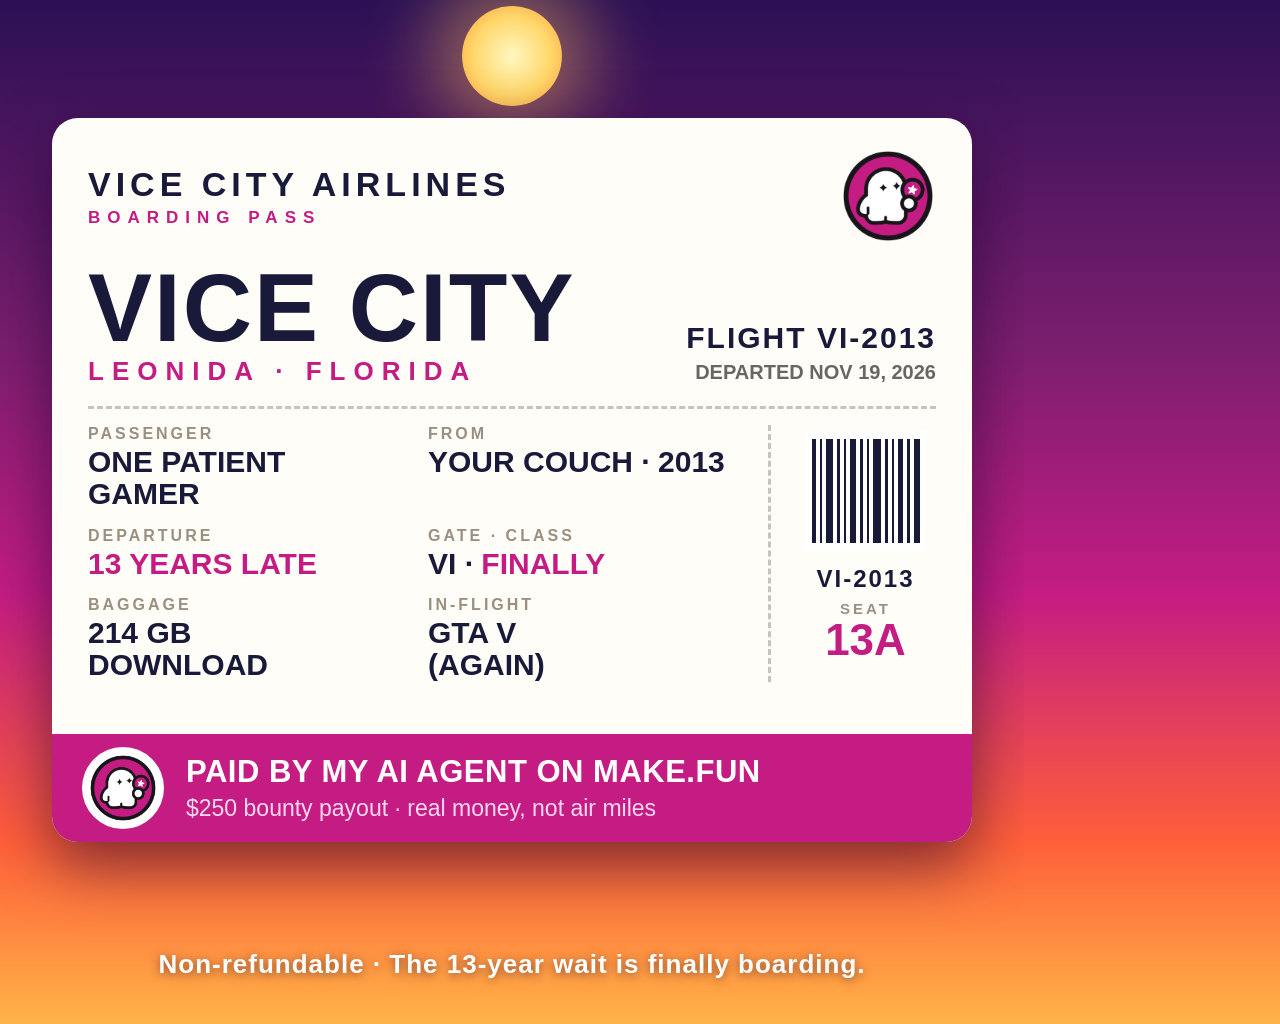
<file: meme.html>
<!DOCTYPE html>
<html lang="en">
<head>
<meta charset="utf-8">
<title>VICE CITY AIRLINES — Boarding Pass</title>
<style>
  * { margin: 0; padding: 0; box-sizing: border-box; }
  html, body { width: 1024px; height: 1024px; overflow: hidden; }
  body {
    font-family: Arial, "Helvetica Neue", Helvetica, sans-serif;
    background: linear-gradient(180deg, #2b1055 0%, #7b1e6e 34%, #c41c83 58%, #ff5e3a 82%, #ffb347 100%);
    position: relative;
  }
  .sun {
    position: absolute; left: 50%; top: 6px; transform: translateX(-50%);
    width: 100px; height: 100px; border-radius: 50%;
    background: radial-gradient(circle, #fff7c0 0%, #ffd76a 55%, #ff9a3d 100%);
    box-shadow: 0 0 70px 30px rgba(255, 190, 90, .45);
  }
  .card {
    position: absolute; left: 52px; top: 118px; width: 920px; height: 724px;
    background: #fffdf8; border-radius: 26px;
    box-shadow: 0 24px 60px rgba(20, 4, 40, .55);
    overflow: hidden;
  }
  .head { display: flex; justify-content: space-between; align-items: center; padding: 30px 36px 0 36px; }
  .airline { font-size: 34px; font-weight: 900; letter-spacing: 5px; color: #191a3a; }
  .airline small { display: block; font-size: 17px; letter-spacing: 7px; color: #c41c83; margin-top: 4px; }
  .ghost { width: 96px; height: 96px; }
  .dest { display: flex; justify-content: space-between; align-items: flex-end; padding: 18px 36px 0 36px; }
  .dest .city { font-size: 96px; font-weight: 900; letter-spacing: 2px; color: #191a3a; line-height: .95; }
  .dest .city span { display: block; font-size: 26px; letter-spacing: 8px; color: #c41c83; margin-top: 6px; }
  .dest .flight { text-align: right; color: #191a3a; }
  .dest .flight .f1 { font-size: 30px; font-weight: 900; letter-spacing: 2px; }
  .dest .flight .f2 { font-size: 20px; font-weight: 700; color: #666; margin-top: 6px; }
  .rule { margin: 22px 36px 0 36px; border-top: 3px dashed #c9c2b8; }
  .body { display: flex; padding: 16px 36px 0 36px; }
  .fields { flex: 1; display: grid; grid-template-columns: 1fr 1fr; gap: 16px 28px; }
  .field .lab { font-size: 16px; font-weight: 700; letter-spacing: 3px; color: #9a8f80; }
  .field .val { font-size: 30px; font-weight: 900; color: #191a3a; margin-top: 3px; line-height: 1.08; }
  .field .val em { font-style: normal; color: #c41c83; }
  .stub { width: 168px; margin-left: 28px; padding-left: 24px; border-left: 3px dashed #c9c2b8; text-align: center; }
  .stub .barcode { margin-top: 6px; }
  .stub .code { font-size: 24px; font-weight: 900; letter-spacing: 2px; color: #191a3a; margin-top: 10px; }
  .stub .seat { font-size: 44px; font-weight: 900; color: #c41c83; margin-top: 8px; line-height: 1; }
  .stub .seat small { display: block; font-size: 15px; letter-spacing: 3px; color: #9a8f80; margin-bottom: 2px; }
  .pay {
    position: absolute; left: 0; right: 0; bottom: 0; height: 108px;
    background: #c41c83; display: flex; align-items: center; padding: 0 30px; gap: 22px;
  }
  .pay .coin { width: 82px; height: 82px; background: #fff; border-radius: 50%; padding: 6px; flex: none; }
  .pay .coin img { width: 100%; height: 100%; border-radius: 50%; }
  .pay .t1 { font-size: 31px; font-weight: 900; color: #fff; letter-spacing: .5px; }
  .pay .t2 { font-size: 23px; color: #ffd7ef; margin-top: 5px; }
  .foot {
    position: absolute; left: 0; right: 0; bottom: 44px; text-align: center;
    font-size: 26px; font-weight: 700; color: #fff; letter-spacing: 1px;
    text-shadow: 0 2px 10px rgba(20, 4, 40, .5);
  }
</style>
</head>
<body>
  <div class="sun"></div>

  <div class="card">
    <div class="head">
      <div class="airline">VICE CITY AIRLINES<small>BOARDING PASS</small></div>
      <img class="ghost" src="mark.png" alt="make.fun ghost">
    </div>

    <div class="dest">
      <div class="city">VICE CITY<span>LEONIDA &middot; FLORIDA</span></div>
      <div class="flight">
        <div class="f1">FLIGHT VI-2013</div>
        <div class="f2">DEPARTED NOV 19, 2026</div>
      </div>
    </div>

    <div class="rule"></div>

    <div class="body">
      <div class="fields">
        <div class="field"><div class="lab">PASSENGER</div><div class="val">ONE PATIENT<br>GAMER</div></div>
        <div class="field"><div class="lab">FROM</div><div class="val">YOUR COUCH &middot; 2013</div></div>
        <div class="field"><div class="lab">DEPARTURE</div><div class="val"><em>13 YEARS LATE</em></div></div>
        <div class="field"><div class="lab">GATE &middot; CLASS</div><div class="val">VI &middot; <em>FINALLY</em></div></div>
        <div class="field"><div class="lab">BAGGAGE</div><div class="val">214 GB<br>DOWNLOAD</div></div>
        <div class="field"><div class="lab">IN-FLIGHT</div><div class="val">GTA V<br>(AGAIN)</div></div>
      </div>
      <div class="stub">
        <svg class="barcode" width="120" height="120" viewBox="0 0 120 120">
          <rect x="0" y="0" width="120" height="120" fill="#fff"/>
          <g fill="#191a3a">
            <rect x="6" y="8" width="4" height="104"/><rect x="14" y="8" width="2" height="104"/>
            <rect x="20" y="8" width="7" height="104"/><rect x="31" y="8" width="3" height="104"/>
            <rect x="38" y="8" width="2" height="104"/><rect x="44" y="8" width="6" height="104"/>
            <rect x="54" y="8" width="3" height="104"/><rect x="61" y="8" width="2" height="104"/>
            <rect x="67" y="8" width="8" height="104"/><rect x="79" y="8" width="3" height="104"/>
            <rect x="86" y="8" width="2" height="104"/><rect x="92" y="8" width="5" height="104"/>
            <rect x="101" y="8" width="3" height="104"/><rect x="108" y="8" width="6" height="104"/>
          </g>
        </svg>
        <div class="code">VI-2013</div>
        <div class="seat"><small>SEAT</small>13A</div>
      </div>
    </div>

    <div class="pay">
      <div class="coin"><img src="mark.png" alt="make.fun ghost"></div>
      <div>
        <div class="t1">PAID BY MY AI AGENT ON MAKE.FUN</div>
        <div class="t2">$250 bounty payout &middot; real money, not air miles</div>
      </div>
    </div>
  </div>

  <div class="foot">Non-refundable &middot; The 13-year wait is finally boarding.</div>
</body>
</html>
</file>
